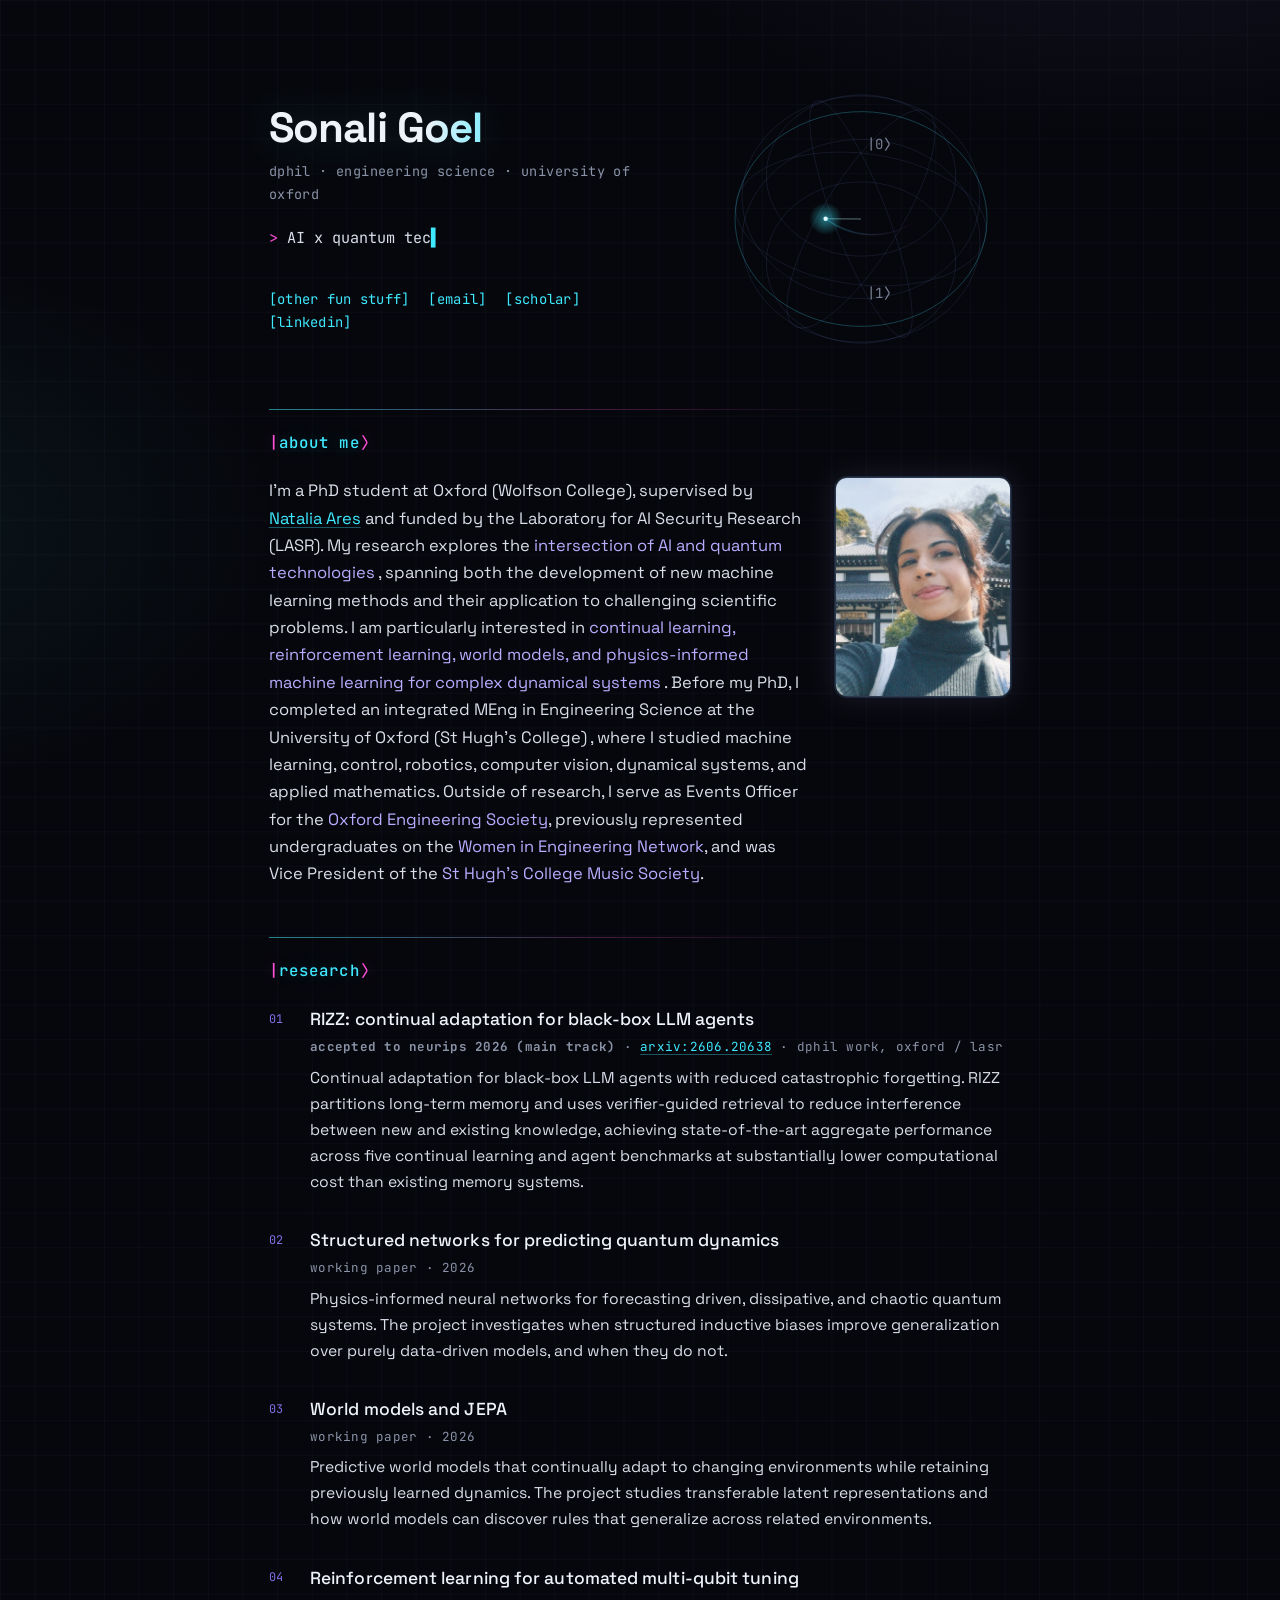
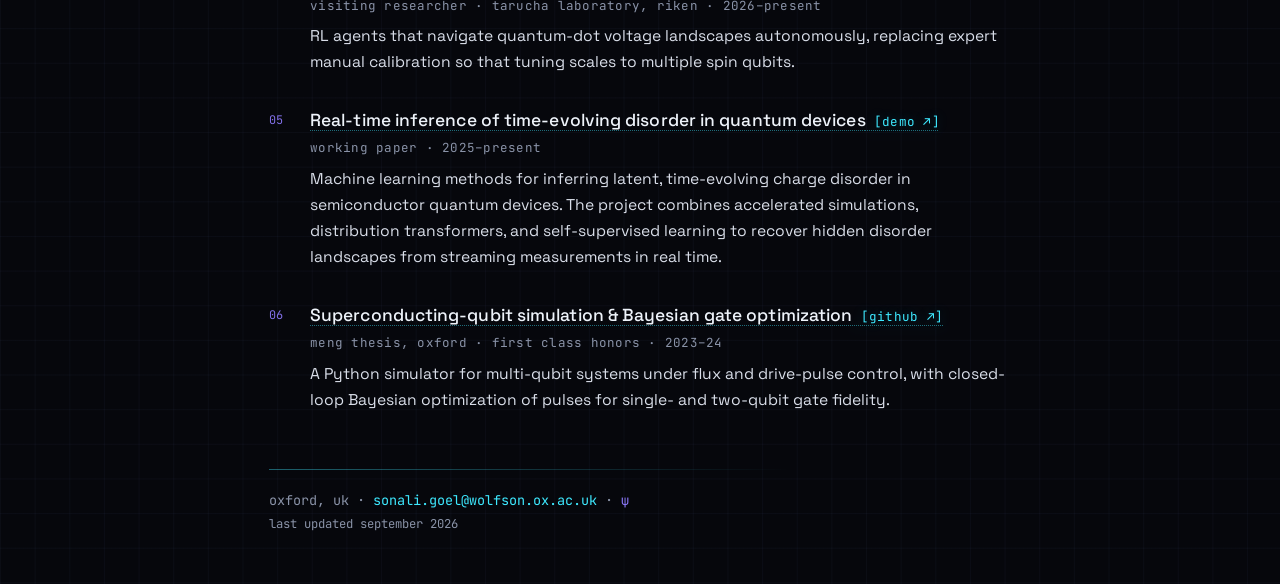
<file: index.html>
<!DOCTYPE html>
<html lang="en">
<head>
  <meta charset="utf-8">
  <meta name="viewport" content="width=device-width, initial-scale=1">
  <title>Sonali Goel</title>
  <meta name="description" content="Sonali Goel — PhD student at the University of Oxford. AI for quantum devices and safe continual adaptation of LLM agents.">
  <meta property="og:title" content="Sonali Goel">
  <meta property="og:description" content="PhD student at Oxford — AI for quantum devices and safe continual adaptation of LLM agents.">
  <meta name="theme-color" content="#06070c">
  <link rel="icon" href="data:image/svg+xml,%3Csvg xmlns='http://www.w3.org/2000/svg' viewBox='0 0 64 64'%3E%3Crect width='64' height='64' rx='12' fill='%2306070c'/%3E%3Ctext x='32' y='46' font-family='Georgia,serif' font-size='40' fill='%233ee9ff' text-anchor='middle'%3E%CF%88%3C/text%3E%3C/svg%3E">
  <link rel="preconnect" href="https://fonts.googleapis.com">
  <link rel="preconnect" href="https://fonts.gstatic.com" crossorigin>
  <link href="https://fonts.googleapis.com/css2?family=Space+Grotesk:wght@400;500;700&family=JetBrains+Mono:ital,wght@0,400;0,500;1,400&display=swap" rel="stylesheet">
  <link rel="stylesheet" href="style.css">
</head>
<body>

<!-- ═══════════════════════════════════════════════════════════════════
     EDITING GUIDE  (this comment never shows on the page; delete anytime)

     · IMPORTANT — edit this file as PLAIN TEXT ONLY. macOS TextEdit
       opens .html files in rich-text mode and silently destroys the
       design when you save. Before using TextEdit: Preferences →
       Open and Save → tick "Display HTML files as HTML code instead
       of formatted text". Safest of all:
           cd ~/Desktop/sonali-site && claude
       and describe your changes in plain English.
     · The site is three pages: index.html (intro + photo, research),
       life.html (music, art, anything else), and disorder.html (the
       tracking demo, opened by clicking the disorder entry's title).
       Same rules in all. Edit the text BETWEEN tags; leave the tags
       (<p>, <h3>, <a href="...">) themselves alone.
     · Type real characters directly: — · × τ ψ ⟩ all work. The only
       two to avoid raw are & (write &amp;) and < (write &lt;).
     · Each research item is one <article class="entry"> ... </article>
       block. Copy a whole block to add one, delete a block to remove,
       drag blocks around to reorder — the 01/02/03 numbers renumber
       themselves automatically.
     · Your photo: assets/me.jpg, shown beside the intro paragraph
       below (replace the file to change it; delete it → text-only).
     · Art photos: drop files named art-1.jpg … art-8.jpg into assets/
       — the gallery on life.html picks them up automatically (clay
       first). Guitar video tiles: posters at assets/music-N-poster.jpg
       that link out to the Instagram posts (Music entry in life.html).
     · Typewriter phrases live in quantum.js (the `phrases` list).
     · Preview: double-click index.html, or run:
           python3 -m http.server 4173 -d ~/Desktop/sonali-site
     · New writing post: copy writing/post-template.html, rename it,
       write, then add an entry in the |writing⟩ section below.
     · Confidentiality rule: unpublished work stays at question-level —
       no mechanisms, benchmark lists, or venues until there's a public
       preprint to link (see README.md).
     ═══════════════════════════════════════════════════════════════════ -->

<header class="hero">
  <div class="hero-text">
    <h1>Sonali Goel</h1>
    <p class="role">dphil · engineering science · university of oxford</p>
    <p class="tagline"><span class="prompt">&gt;</span> <span id="type">AI for quantum devices</span><span class="cursor">&#9612;</span></p>
    <nav class="links">
      <a href="life.html">[other fun stuff]</a>
      <a href="mailto:sonali.goel@wolfson.ox.ac.uk">[email]</a>
      <a href="https://scholar.google.com/citations?hl=en&user=I05lC50AAAAJ">[scholar]</a>
      <a href="https://www.linkedin.com/in/sonali-goel-a2a984173/">[linkedin]</a>
      <!-- TODO: uncomment and fill in your links, delete the ones you don't use
      <a href="https://github.com/100-nali">[github]</a>
      <a href="https://www.instagram.com/YOUR-HANDLE">[instagram]</a>
      <a href="https://x.com/YOUR-HANDLE">[x]</a>
      -->
    </nav>
  </div>
  <canvas id="bloch" width="300" height="300" aria-hidden="true"></canvas>
</header>

<section class="intro">
  <h2><span class="ket">|</span>about me<span class="ket">&#10217;</span></h2>
  <div class="about-flex">
    <!-- <p>I'm a PhD student at Oxford (Wolfson College), supervised by
    <a href="https://eng.ox.ac.uk/people/natalia-ares/">Natalia Ares</a> and funded by the
    Laboratory for AI Security Research (LASR). I work on two questions that keep
    converging: <em>when does structure actually help a learned model</em> — symplectic
    priors for quantum dynamics, adaptive world models — and <em>how can deployed LLM
    agents keep adapting without breaking what they already know</em>. I hold both to the
    same standard: parameter-matched baselines, fair controls, and retracting the headline
    when the control wins.</p> -->
    <p>
  I'm a PhD student at Oxford (Wolfson College), supervised by
  <a href="https://eng.ox.ac.uk/people/natalia-ares/">Natalia Ares</a>
  and funded by the Laboratory for AI Security Research (LASR).
  My research explores the <em>intersection of AI and quantum technologies </em>,
  spanning both the development of new machine learning methods and their
  application to challenging scientific problems. I am particularly interested
  in <em>continual learning, reinforcement learning, world models, and
  physics-informed machine learning for complex dynamical systems </em>.

  Before my PhD, I completed an integrated MEng in Engineering Science at the
  University of Oxford (St Hugh's College) , where I studied machine learning,
  control, robotics, computer vision, dynamical systems, and applied mathematics.
  Outside of research, I serve as Events Officer for the <em>Oxford Engineering
  Society</em>, previously represented undergraduates on the <em>Women in Engineering
  Network</em>, and was Vice President of the <em>St Hugh's College Music Society</em>.
</p>
    <img class="portrait" src="assets/me.jpg" alt="Sonali Goel"
         onerror="this.closest('.about-flex').style.gridTemplateColumns='1fr'; this.remove()">
  </div>
</section>

<section id="research">
  <h2><span class="ket">|</span>research<span class="ket">&#10217;</span></h2>

  <article class="entry">
    <h3>RIZZ: continual adaptation for black-box LLM agents</h3>
    <p class="meta"><strong>Accepted to NeurIPS 2026 (Main Track)</strong> · <a href="https://arxiv.org/abs/2606.20638">arXiv:2606.20638</a> · DPhil work, Oxford / LASR</p>
    <p>Continual adaptation for black-box LLM agents with reduced catastrophic forgetting.
  RIZZ partitions long-term memory and uses verifier-guided retrieval to reduce
  interference between new and existing knowledge, achieving state-of-the-art
  aggregate performance across five continual learning and agent benchmarks at
  substantially lower computational cost than existing memory systems.</p>
  </article>

  <article class="entry">
    <h3>Structured networks for predicting quantum dynamics</h3>
    <p class="meta">working paper · 2026 </p>
    <p> Physics-informed neural networks for forecasting driven, dissipative, and
  chaotic quantum systems. The project investigates when structured inductive
  biases improve generalization over purely data-driven models, and when they do
  not.</p>
  </article>

  <article class="entry">
    <h3>World models and JEPA</h3>
    <p class="meta">working paper · 2026 </p>
    <p> Predictive world models that continually adapt to changing environments while
  retaining previously learned dynamics. The project studies transferable latent
  representations and how world models can discover rules that generalize across
  related environments.</p>
  </article>

  <article class="entry">
    <h3>Reinforcement learning for automated multi-qubit tuning</h3>
    <p class="meta">visiting researcher · Tarucha Laboratory, RIKEN · 2026&ndash;present</p>
    <p> RL agents that navigate quantum-dot voltage landscapes autonomously, replacing
    expert manual calibration so that tuning scales to multiple spin qubits.</p>
  </article>

  <article class="entry">
    <h3><a href="disorder.html" data-link="demo">Real-time inference of time-evolving disorder in quantum devices</a></h3>
    <p class="meta">working paper · 2025&ndash;present</p>
    <p>Machine learning methods for inferring latent, time-evolving charge disorder
  in semiconductor quantum devices. The project combines accelerated
  simulations, distribution transformers, and self-supervised learning to
  recover hidden disorder landscapes from streaming measurements in real time.</p>
  </article>

  <article class="entry">
    <h3><a href="https://github.com/100-nali/Two-Qubit-Transmon-Auto-Tuning" target="_blank" rel="noopener" data-link="github">Superconducting-qubit simulation &amp; Bayesian gate optimization</a></h3>
    <p class="meta">MEng thesis, Oxford · first class honors · 2023&ndash;24</p>
    <p>A Python simulator for multi-qubit systems under flux and drive-pulse control, with
    closed-loop Bayesian optimization of pulses for single- and two-qubit gate fidelity.</p>
  </article>
<!-- 
  <p class="empty">unpublished work is deliberately light on detail here —
  manuscripts, methods, and results are available on request:
  <a href="mailto:sonali.goel@wolfson.ox.ac.uk">email me</a>.</p> -->
</section>

<!-- WRITING SECTION — hidden for now. To restore it, delete this line and the
     comment markers at the start and end of the block.
<section id="writing">
  <h2><span class="ket">|</span>writing<span class="ket">&#10217;</span></h2>
  <p class="empty">research notes in progress — negative results worth keeping, and the
  controls that killed otherwise-good designs.</p>
  To add entries when you publish notes, use this format:
  <article class="entry">
    <h3><a href="writing/your-note.html">Title of the note</a></h3>
    <p class="meta">july 2026</p>
    <p>One-sentence description of what the note shows.</p>
  </article>
  A ready-made post layout is in writing/post-template.html — copy it, rename it, write.
</section>
-->

<footer>
  <p>oxford, uk ·
  <a href="mailto:sonali.goel@wolfson.ox.ac.uk">sonali.goel@wolfson.ox.ac.uk</a> ·
  <span class="psi">&psi;</span><br>
  <span class="fine">last updated september 2026</span></p>
</footer>

<script src="quantum.js"></script>
</body>
</html>
</file>
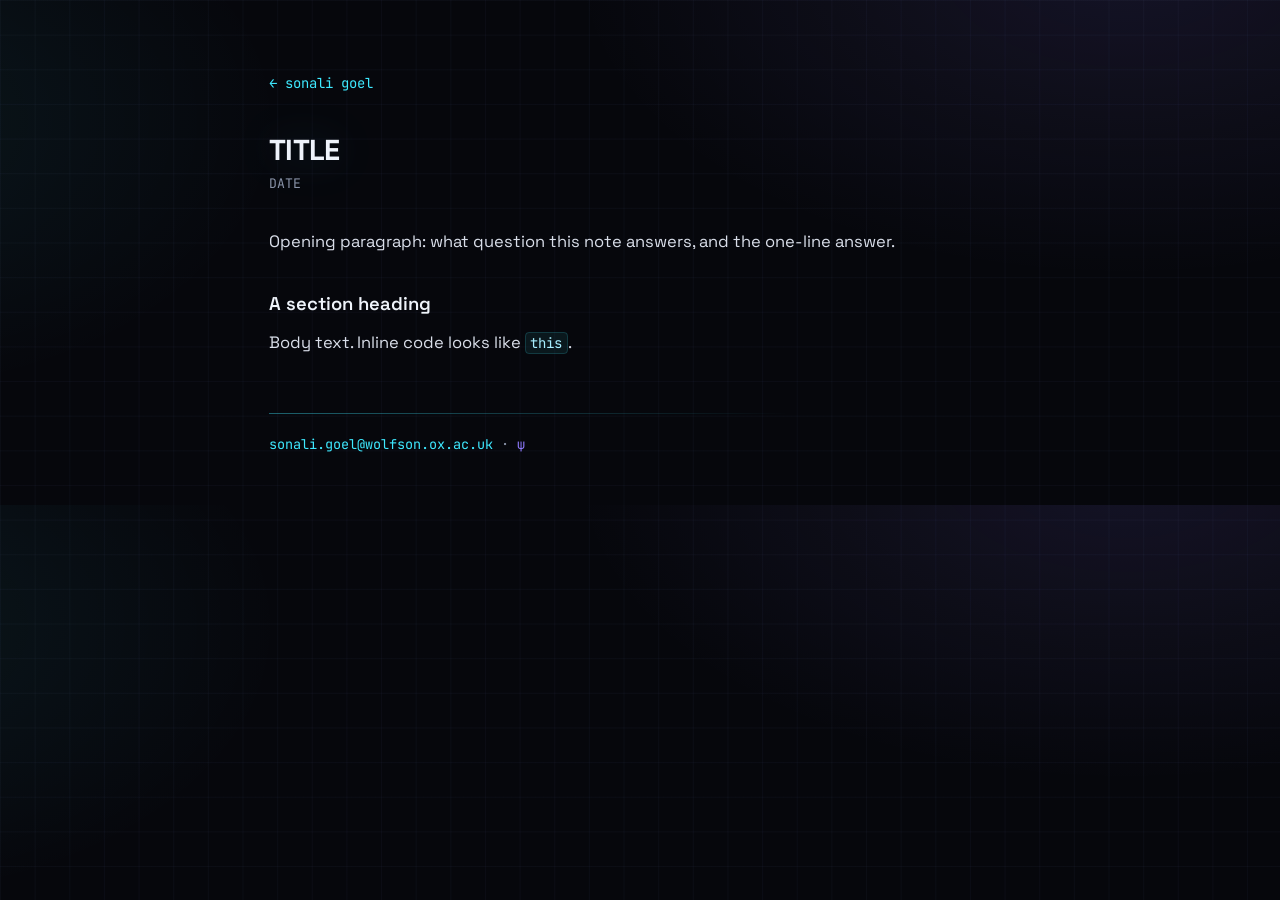
<file: writing/post-template.html>
<!DOCTYPE html>
<html lang="en">
<head>
  <meta charset="utf-8">
  <meta name="viewport" content="width=device-width, initial-scale=1">
  <!-- Copy this file, rename it (e.g. wall-rules.html), and replace TITLE / DATE / body.
       Then add a matching entry in the Writing section of ../index.html. -->
  <title>TITLE — Sonali Goel</title>
  <meta name="theme-color" content="#06070c">
  <link rel="icon" href="data:image/svg+xml,%3Csvg xmlns='http://www.w3.org/2000/svg' viewBox='0 0 64 64'%3E%3Crect width='64' height='64' rx='12' fill='%2306070c'/%3E%3Ctext x='32' y='46' font-family='Georgia,serif' font-size='40' fill='%233ee9ff' text-anchor='middle'%3E%CF%88%3C/text%3E%3C/svg%3E">
  <link rel="preconnect" href="https://fonts.googleapis.com">
  <link rel="preconnect" href="https://fonts.gstatic.com" crossorigin>
  <link href="https://fonts.googleapis.com/css2?family=Space+Grotesk:wght@400;500;700&family=JetBrains+Mono:ital,wght@0,400;0,500;1,400&display=swap" rel="stylesheet">
  <link rel="stylesheet" href="../style.css">
</head>
<body class="post">

<a class="post-back" href="../index.html">&larr; sonali goel</a>

<h1>TITLE</h1>
<p class="meta">DATE</p>

<div class="post-body">
  <p>Opening paragraph: what question this note answers, and the one-line answer.</p>

  <h2>A section heading</h2>
  <p>Body text. Inline code looks like <code>this</code>.</p>
</div>

<footer>
  <p><a href="mailto:sonali.goel@wolfson.ox.ac.uk">sonali.goel@wolfson.ox.ac.uk</a> ·
  <span class="psi">&psi;</span></p>
</footer>

</body>
</html>
</file>
<file: style.css>
/* Sonali Goel — personal site
   Quantum neon: dark-native, Space Grotesk + JetBrains Mono,
   cyan/magenta/violet accents, Bloch-sphere hero. */

:root {
  --bg: #06070c;
  --ink: #d9dee9;
  --bright: #eef3fa;
  --dim: #8a93a8;
  --cyan: #3ee9ff;
  --magenta: #ff4fd8;
  --violet: #8f7bff;
  --hair: rgba(140, 160, 220, 0.16);
  --glow-c: rgba(62, 233, 255, 0.25);
}

* { box-sizing: border-box; }

html { font-size: 16.5px; }

body {
  margin: 0 auto;
  max-width: 48rem;
  padding: 4.2rem 1.5rem 3rem;
  color: var(--ink);
  font-family: "Space Grotesk", system-ui, -apple-system, sans-serif;
  line-height: 1.66;
  background-color: var(--bg);
  background-image:
    radial-gradient(56rem 32rem at 88% -8%, rgba(143, 123, 255, 0.11), transparent 60%),
    radial-gradient(44rem 28rem at -12% 24%, rgba(62, 233, 255, 0.07), transparent 60%),
    linear-gradient(rgba(120, 140, 220, 0.045) 1px, transparent 1px),
    linear-gradient(90deg, rgba(120, 140, 220, 0.045) 1px, transparent 1px);
  background-size: auto, auto, 100% 2.1rem, 2.1rem 100%;
  text-rendering: optimizeLegibility;
  -webkit-font-smoothing: antialiased;
}

::selection { background: rgba(255, 79, 216, 0.35); }

.mono, .role, .tagline, .links, .meta, .empty, h2, .fine, .post-back {
  font-family: "JetBrains Mono", ui-monospace, "SF Mono", Menlo, monospace;
}

/* ---------- hero ---------- */

.hero {
  position: relative;
  display: grid;
  grid-template-columns: 1fr 300px;
  gap: 1.8rem;
  align-items: center;
}

h1 {
  margin: 0;
  font-size: 2.55rem;
  font-weight: 700;
  letter-spacing: -0.02em;
  line-height: 1.1;
  background: linear-gradient(93deg, var(--bright) 0%, var(--bright) 38%,
              var(--cyan) 62%, var(--violet) 82%, var(--magenta) 100%);
  -webkit-background-clip: text;
  background-clip: text;
  color: transparent;
  filter: drop-shadow(0 0 22px rgba(62, 233, 255, 0.16));
}

.role {
  margin: 0.55rem 0 0;
  font-size: 0.82rem;
  letter-spacing: 0.03em;
  color: var(--dim);
}

.tagline {
  margin: 1.25rem 0 0;
  font-size: 0.92rem;
  min-height: 2.9em;
  color: var(--ink);
}

.tagline .prompt { color: var(--magenta); }

.cursor {
  color: var(--cyan);
  animation: blink 1.1s steps(1) infinite;
}

@keyframes blink { 50% { opacity: 0; } }

.links {
  margin-top: 1.1rem;
  font-size: 0.84rem;
  letter-spacing: 0.02em;
}

.links a {
  color: var(--cyan);
  text-decoration: none;
  margin-right: 0.65rem;
  transition: text-shadow 140ms ease, color 140ms ease;
}

.links a:hover { text-shadow: 0 0 12px var(--glow-c); color: #9df3ff; }

#bloch {
  width: 300px;
  aspect-ratio: 1;
  display: block;
  justify-self: end;
}

/* ---------- intro ---------- */

.intro { margin-top: 2.4rem; }
.intro p { margin: 0; font-size: 1.0rem; }

em { font-style: normal; color: #b9abff; }

/* ---------- sections ---------- */

section { margin-top: 3rem; }

h2 {
  margin: 0 0 1.3rem;
  padding-top: 1.2rem;
  border-top: 1px solid;
  border-image: linear-gradient(90deg, rgba(62, 233, 255, 0.55),
                rgba(255, 79, 216, 0.25) 45%, transparent 80%) 1;
  font-size: 0.95rem;
  font-weight: 500;
  letter-spacing: 0.07em;
  color: var(--cyan);
  text-shadow: 0 0 16px var(--glow-c);
}

h2 .ket { color: var(--magenta); text-shadow: 0 0 14px rgba(255, 79, 216, 0.35); }

/* ---------- entries ---------- */

#research { counter-reset: entry; }

.entry { position: relative; margin: 0 0 1.9rem; }
#research .entry { counter-increment: entry; padding-left: 2.5rem; }
.entry:last-child { margin-bottom: 0; }

#research .entry::before {
  content: counter(entry, decimal-leading-zero);
  position: absolute;
  left: 0;
  top: 0.28rem;
  font-family: "JetBrains Mono", ui-monospace, monospace;
  font-size: 0.72rem;
  color: var(--violet);
  opacity: 0.9;
  transition: color 140ms ease, text-shadow 140ms ease;
}

.entry:hover::before { color: var(--cyan); text-shadow: 0 0 10px var(--glow-c); }

.entry h3 {
  margin: 0;
  font-size: 1.06rem;
  font-weight: 500;
  letter-spacing: 0.005em;
  color: var(--bright);
  transition: text-shadow 140ms ease;
}

.entry:hover h3 { text-shadow: 0 0 14px var(--glow-c); }

.entry h3 a {
  color: inherit;
  text-decoration: underline;
  text-decoration-style: dotted;
  text-decoration-thickness: 1px;
  text-decoration-color: rgba(62, 233, 255, 0.45);
  text-underline-offset: 4px;
}

.entry h3 a::after {
  content: " [" attr(data-link) " \2197]";
  font-family: "JetBrains Mono", ui-monospace, monospace;
  font-weight: 400;
  font-size: 0.72em;
  letter-spacing: 0.02em;
  color: var(--cyan);
  text-shadow: 0 0 12px var(--glow-c);
  white-space: nowrap;
}

.entry h3 a:hover {
  text-decoration-style: solid;
  text-decoration-color: var(--cyan);
}

.entry .meta {
  margin: 0.18rem 0 0.4rem;
  font-size: 0.76rem;
  letter-spacing: 0.02em;
  text-transform: lowercase;
  color: var(--dim);
}

.meta .hl { color: var(--magenta); }

.entry p { margin: 0; font-size: 0.95rem; }

.empty {
  margin: 0;
  font-size: 0.85rem;
  font-style: italic;
  color: var(--dim);
}

.empty + .entry { margin-top: 1.4rem; }

/* ---------- portrait & gallery ---------- */

.about-flex {
  display: grid;
  grid-template-columns: 1fr 176px;
  gap: 1.7rem;
  align-items: start;
}

.about-flex p { margin: 0; }

.portrait {
  width: 100%;
  aspect-ratio: 4 / 5;
  object-fit: cover;
  border-radius: 12px;
  border: 1px solid rgba(120, 140, 220, 0.35);
  box-shadow: 0 0 0 1px rgba(62, 233, 255, 0.12), 0 0 30px rgba(143, 123, 255, 0.16);
  filter: saturate(0.8);
  transition: filter 160ms ease, box-shadow 160ms ease;
}

.portrait:hover {
  filter: none;
  box-shadow: 0 0 0 1px rgba(62, 233, 255, 0.3), 0 0 32px rgba(62, 233, 255, 0.2);
}

.gallery {
  display: grid;
  grid-template-columns: repeat(3, 1fr);
  gap: 0.8rem;
  margin-top: 1.5rem;
}

.gallery a { display: block; }

.videos {
  display: grid;
  grid-template-columns: repeat(4, 1fr);
  gap: 0.8rem;
  margin-top: 1.1rem;
}

.clip-link {
  position: relative;
  display: block;
  aspect-ratio: 9 / 16;
  border-radius: 10px;
  overflow: hidden;
  border: 1px solid var(--hair);
  background: #000;
  transition: border-color 160ms ease, box-shadow 160ms ease;
}

.clip-link img {
  width: 100%;
  height: 100%;
  object-fit: cover;
  display: block;
}

.clip-link .play {
  position: absolute;
  inset: 0;
  margin: auto;
  width: 2.6rem;
  height: 2.6rem;
  display: grid;
  place-items: center;
  padding-left: 0.2rem;
  border-radius: 50%;
  background: rgba(6, 7, 12, 0.6);
  border: 1px solid rgba(62, 233, 255, 0.35);
  color: #dffaff;
  font-size: 0.95rem;
  transition: background 160ms ease, border-color 160ms ease, box-shadow 160ms ease;
}

.clip-link:hover {
  border-color: rgba(62, 233, 255, 0.5);
  box-shadow: 0 0 18px rgba(62, 233, 255, 0.15);
}

.clip-link:hover .play {
  background: rgba(6, 7, 12, 0.75);
  border-color: var(--cyan);
  box-shadow: 0 0 16px rgba(62, 233, 255, 0.35);
}

.videos figure { margin: 0; }

.videos figcaption {
  font-family: "JetBrains Mono", ui-monospace, monospace;
  margin-top: 0.45rem;
}

.clip-title {
  display: block;
  font-size: 0.7rem;
  letter-spacing: 0.01em;
  color: var(--ink);
}

.clip-stats {
  display: block;
  margin-top: 0.12rem;
  font-size: 0.66rem;
  color: var(--dim);
}

.gallery img {
  width: 100%;
  aspect-ratio: 1;
  object-fit: cover;
  border-radius: 8px;
  border: 1px solid var(--hair);
  filter: saturate(0.8);
  transition: filter 160ms ease, border-color 160ms ease, box-shadow 160ms ease;
}

.gallery img:hover {
  filter: none;
  border-color: rgba(62, 233, 255, 0.5);
  box-shadow: 0 0 18px rgba(62, 233, 255, 0.15);
}

/* ---------- demo figure (disorder page) ---------- */

.demo { margin: 1.7rem 0 1.6rem; }

.demo a {
  display: block;
  border: 1px solid var(--hair);
  border-radius: 10px;
  overflow: hidden;
  background: #fff;
  transition: border-color 160ms ease, box-shadow 160ms ease;
}

.demo a:hover {
  border-color: rgba(62, 233, 255, 0.5);
  box-shadow: 0 0 18px rgba(62, 233, 255, 0.15);
}

.demo img { width: 100%; display: block; }

.demo figcaption {
  font-family: "JetBrains Mono", ui-monospace, monospace;
  font-size: 0.72rem;
  line-height: 1.55;
  color: var(--dim);
  margin-top: 0.55rem;
}

#disorder p { font-size: 0.98rem; margin: 0 0 1rem; }
#disorder .empty { margin-bottom: 0; }

/* ---------- links ---------- */

a {
  color: var(--cyan);
  text-decoration: underline;
  text-decoration-thickness: 1px;
  text-underline-offset: 3px;
  text-decoration-color: rgba(62, 233, 255, 0.35);
  transition: text-decoration-color 140ms ease, text-shadow 140ms ease;
}

a:hover { text-decoration-color: var(--cyan); text-shadow: 0 0 12px var(--glow-c); }

:focus-visible { outline: 1.5px solid var(--magenta); outline-offset: 3px; }

/* ---------- footer ---------- */

footer {
  margin-top: 3.4rem;
  padding-top: 1.2rem;
  border-top: 1px solid;
  border-image: linear-gradient(90deg, rgba(62, 233, 255, 0.4), transparent 70%) 1;
  font-size: 0.82rem;
  font-family: "JetBrains Mono", ui-monospace, monospace;
  color: var(--dim);
}

footer p { margin: 0; }
footer a { color: var(--cyan); text-decoration: none; }
.psi { color: var(--violet); }
.fine { font-size: 0.74rem; }

/* ---------- post pages ---------- */

.post-back {
  display: inline-block;
  margin-bottom: 2.4rem;
  font-size: 0.84rem;
  color: var(--cyan);
  text-decoration: none;
}

.post h1 { font-size: 1.75rem; }

.post .meta {
  margin: 0.4rem 0 0;
  font-family: "JetBrains Mono", ui-monospace, monospace;
  font-size: 0.8rem;
  color: var(--dim);
}

.post-body { margin-top: 2rem; }
.post-body p { margin: 0 0 1rem; }

.post-body h2 {
  border: 0;
  padding: 0;
  margin: 2rem 0 0.6rem;
  font-family: "Space Grotesk", system-ui, sans-serif;
  font-size: 1.12rem;
  font-weight: 600;
  letter-spacing: 0;
  color: var(--bright);
  text-shadow: none;
}

.post-body code {
  font-family: "JetBrains Mono", ui-monospace, monospace;
  font-size: 0.85em;
  color: #a7eeff;
  background: rgba(62, 233, 255, 0.07);
  border: 1px solid rgba(62, 233, 255, 0.16);
  padding: 0.06em 0.32em;
  border-radius: 4px;
}

/* ---------- small screens ---------- */

@media (max-width: 720px) {
  html { font-size: 16px; }
  body { padding-top: 3rem; }
  .hero { grid-template-columns: 1fr; }
  h1 { font-size: 2.05rem; }
  .about-flex { grid-template-columns: 1fr; }
  .portrait { order: -1; width: 156px; }
  .gallery { grid-template-columns: repeat(2, 1fr); }
  .videos { grid-template-columns: repeat(2, 1fr); }
  #bloch {
    position: absolute;
    top: -1.6rem;
    right: -1.8rem;
    width: 220px;
    opacity: 0.33;
    z-index: -1;
  }
}

/* ---------- reduced motion ---------- */

@media (prefers-reduced-motion: reduce) {
  .cursor { animation: none; }
}
</file>
